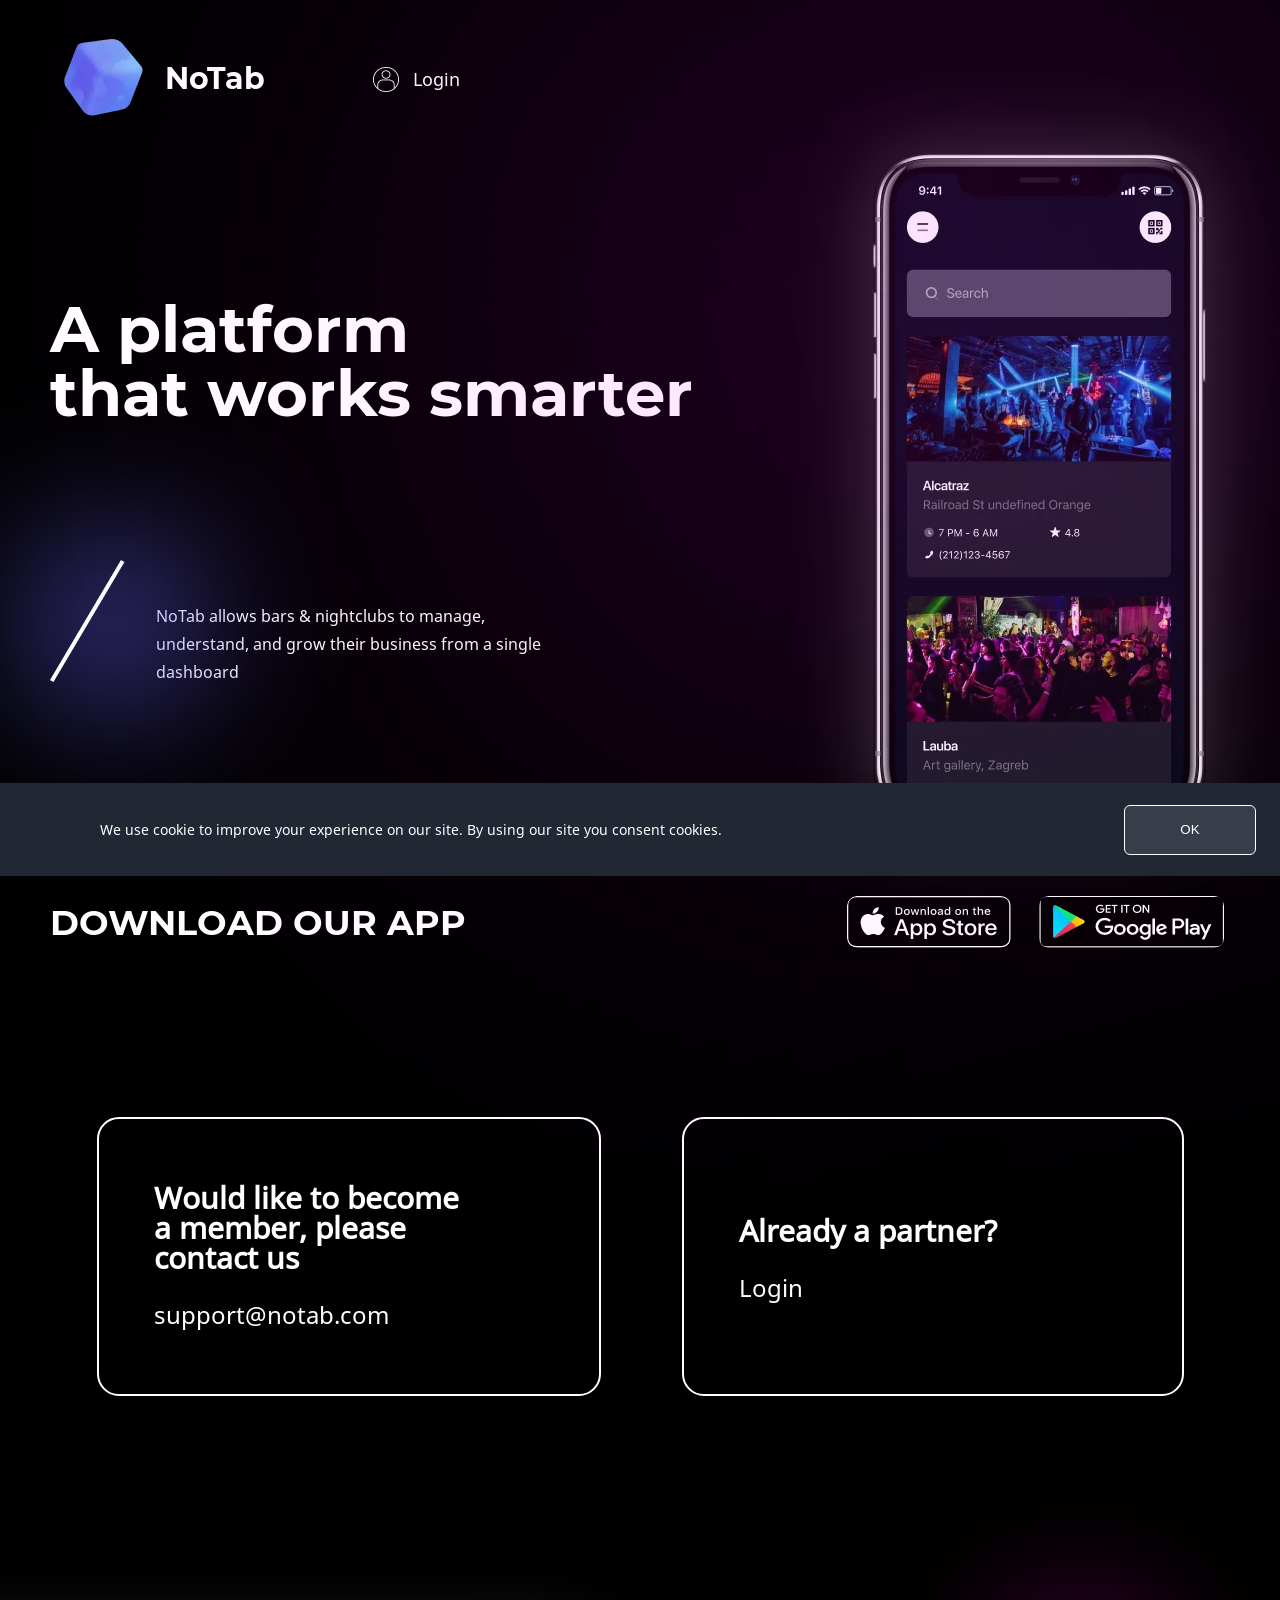
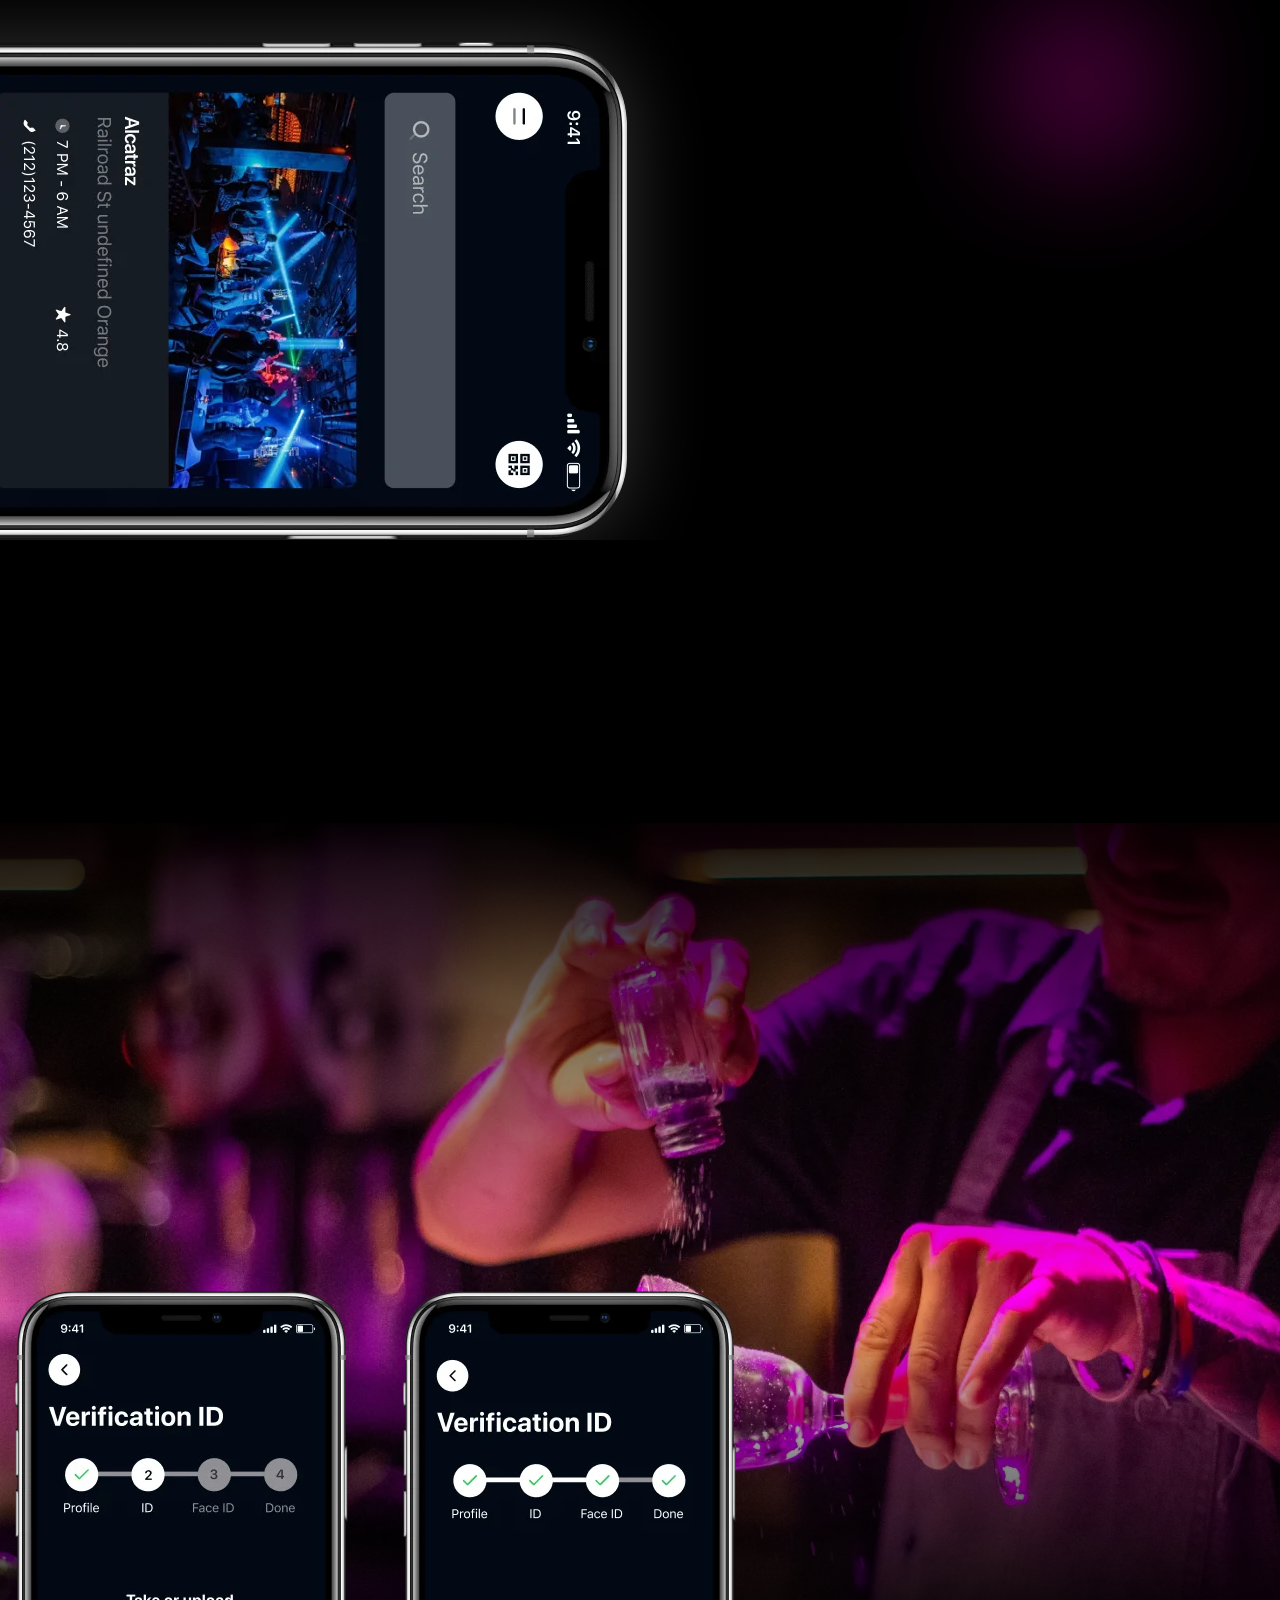
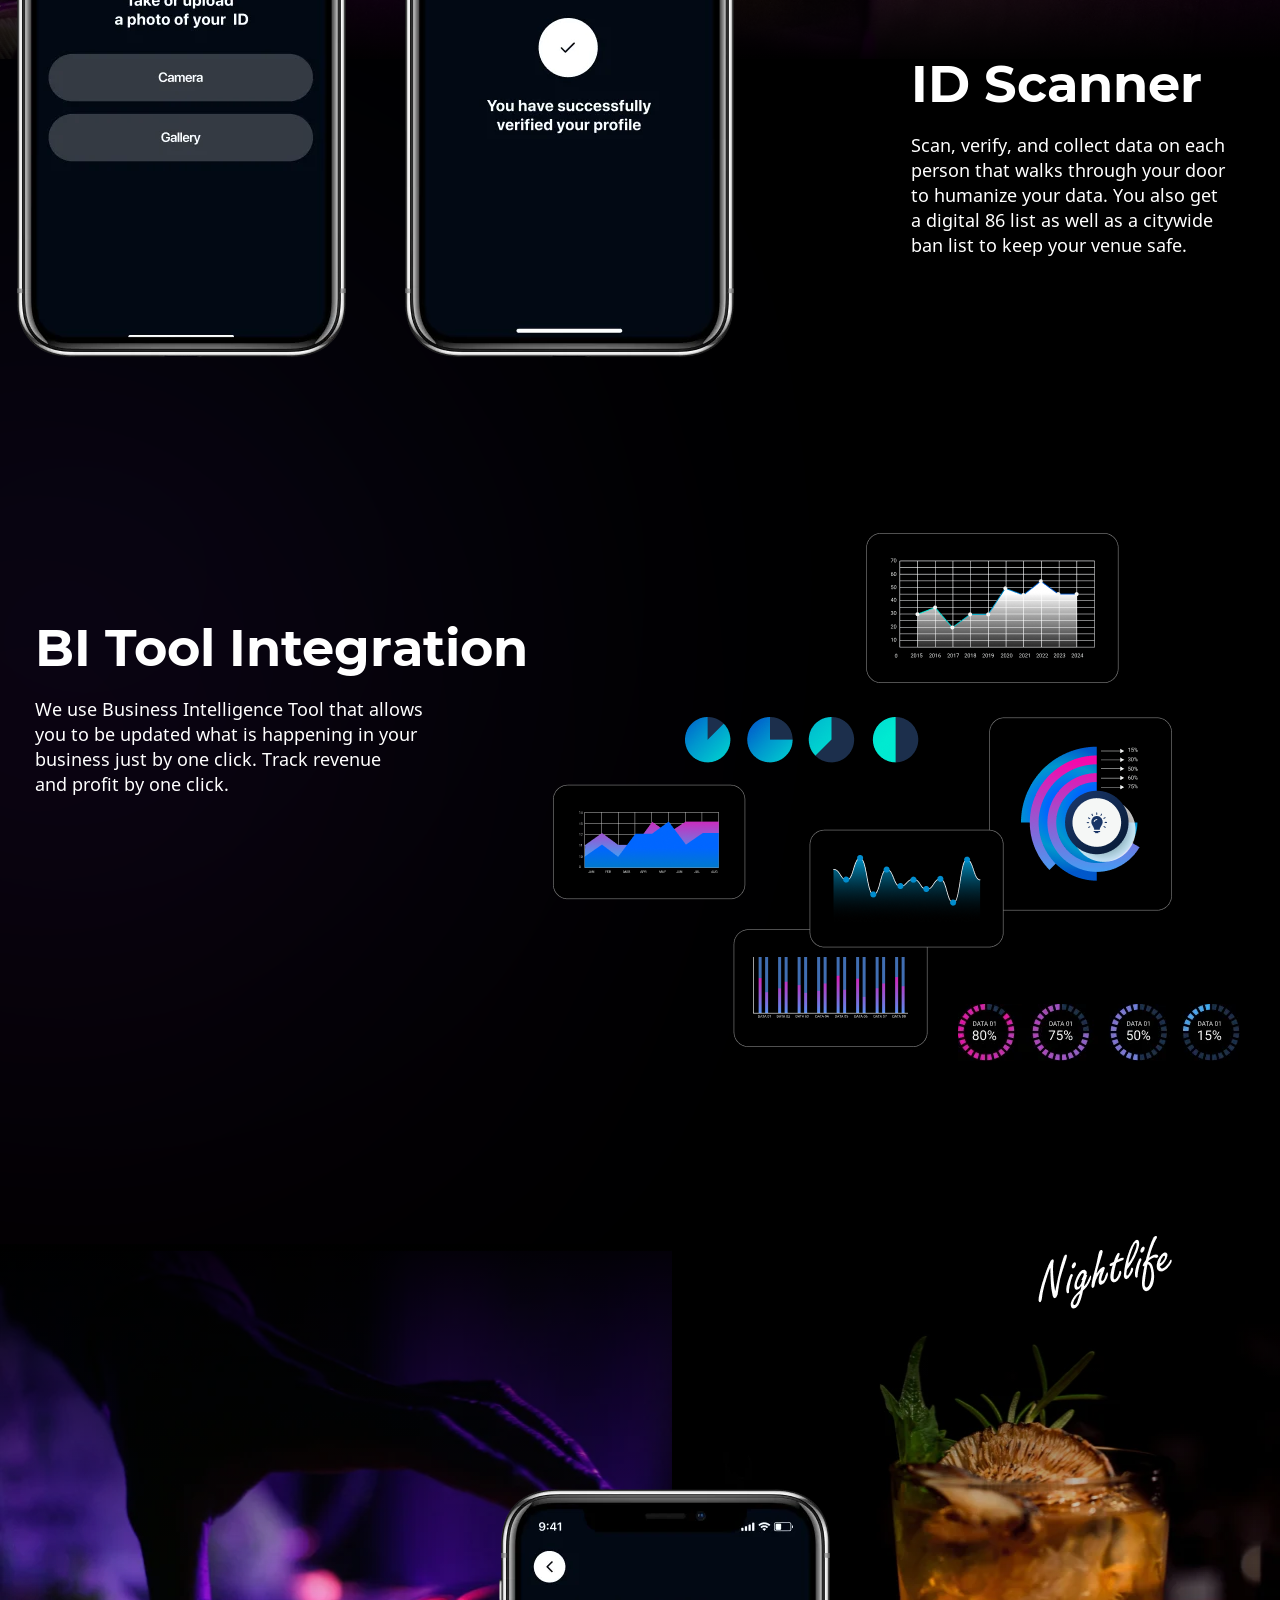
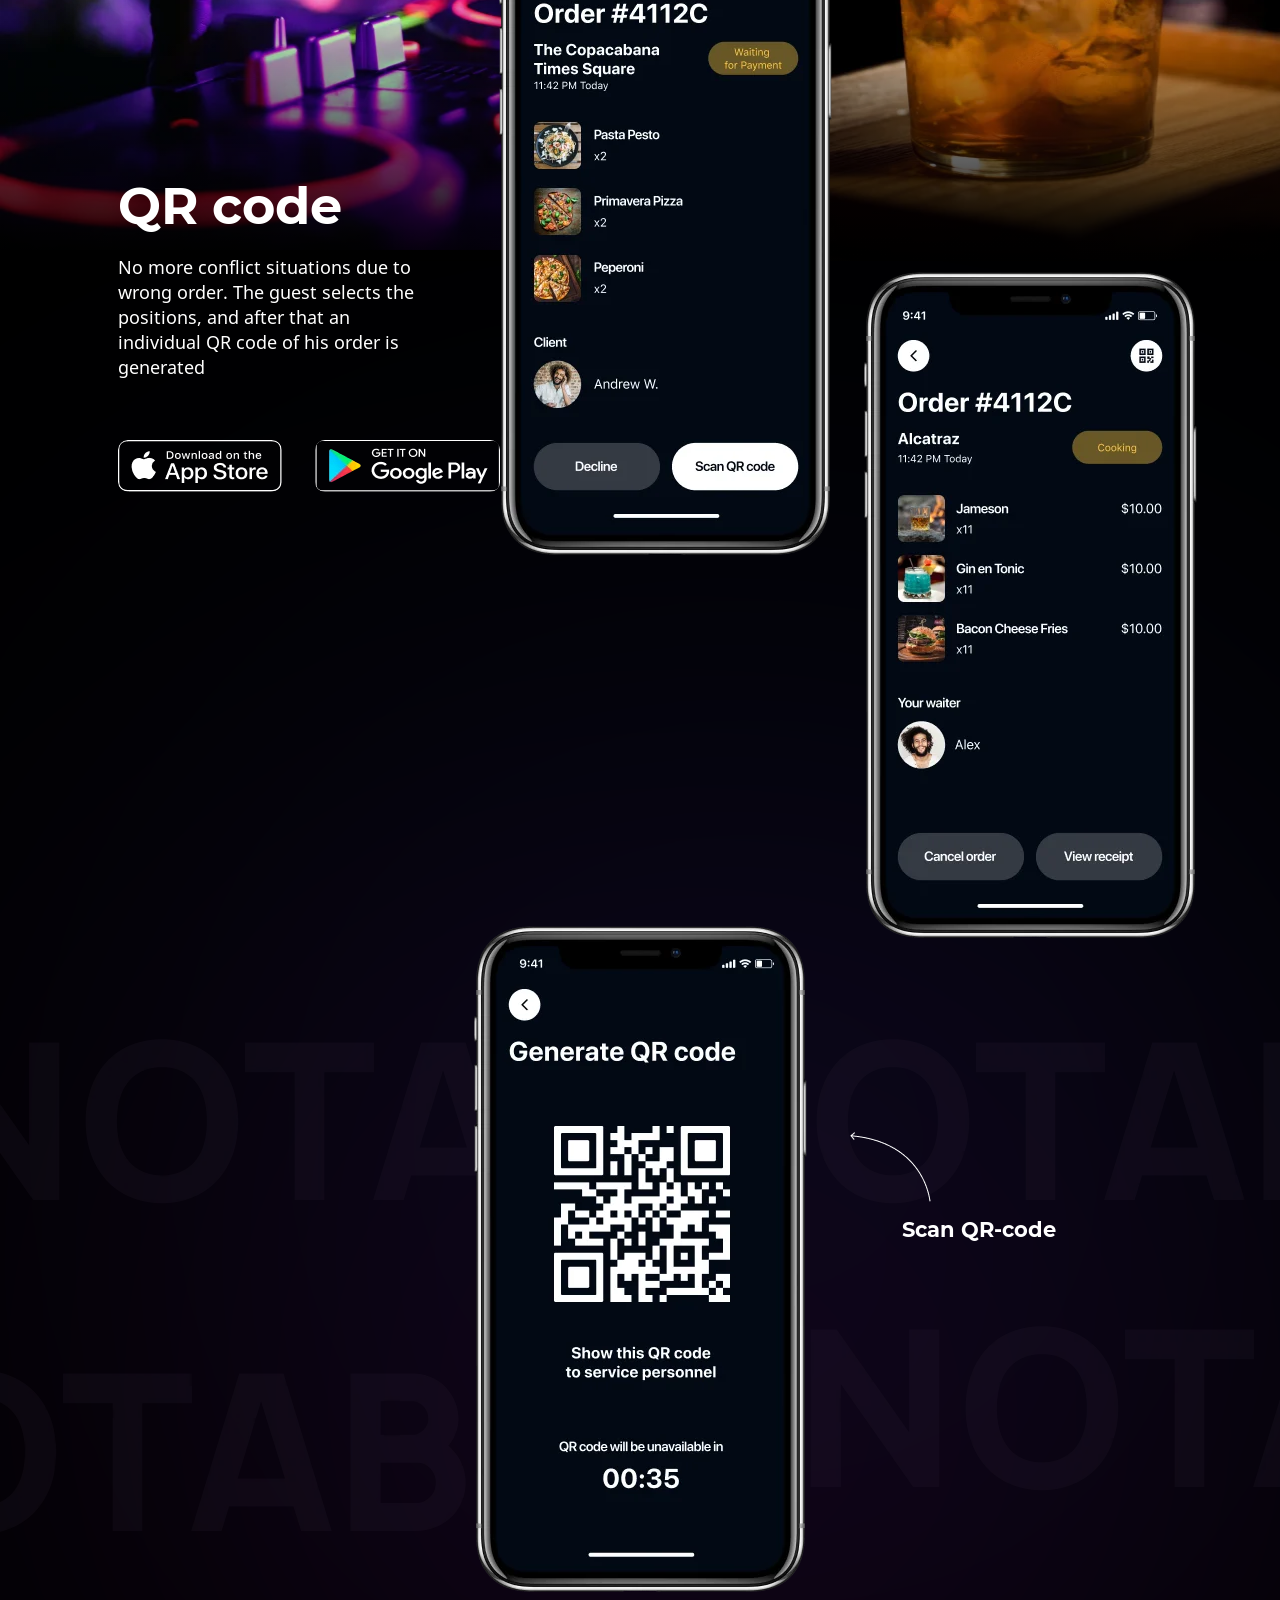
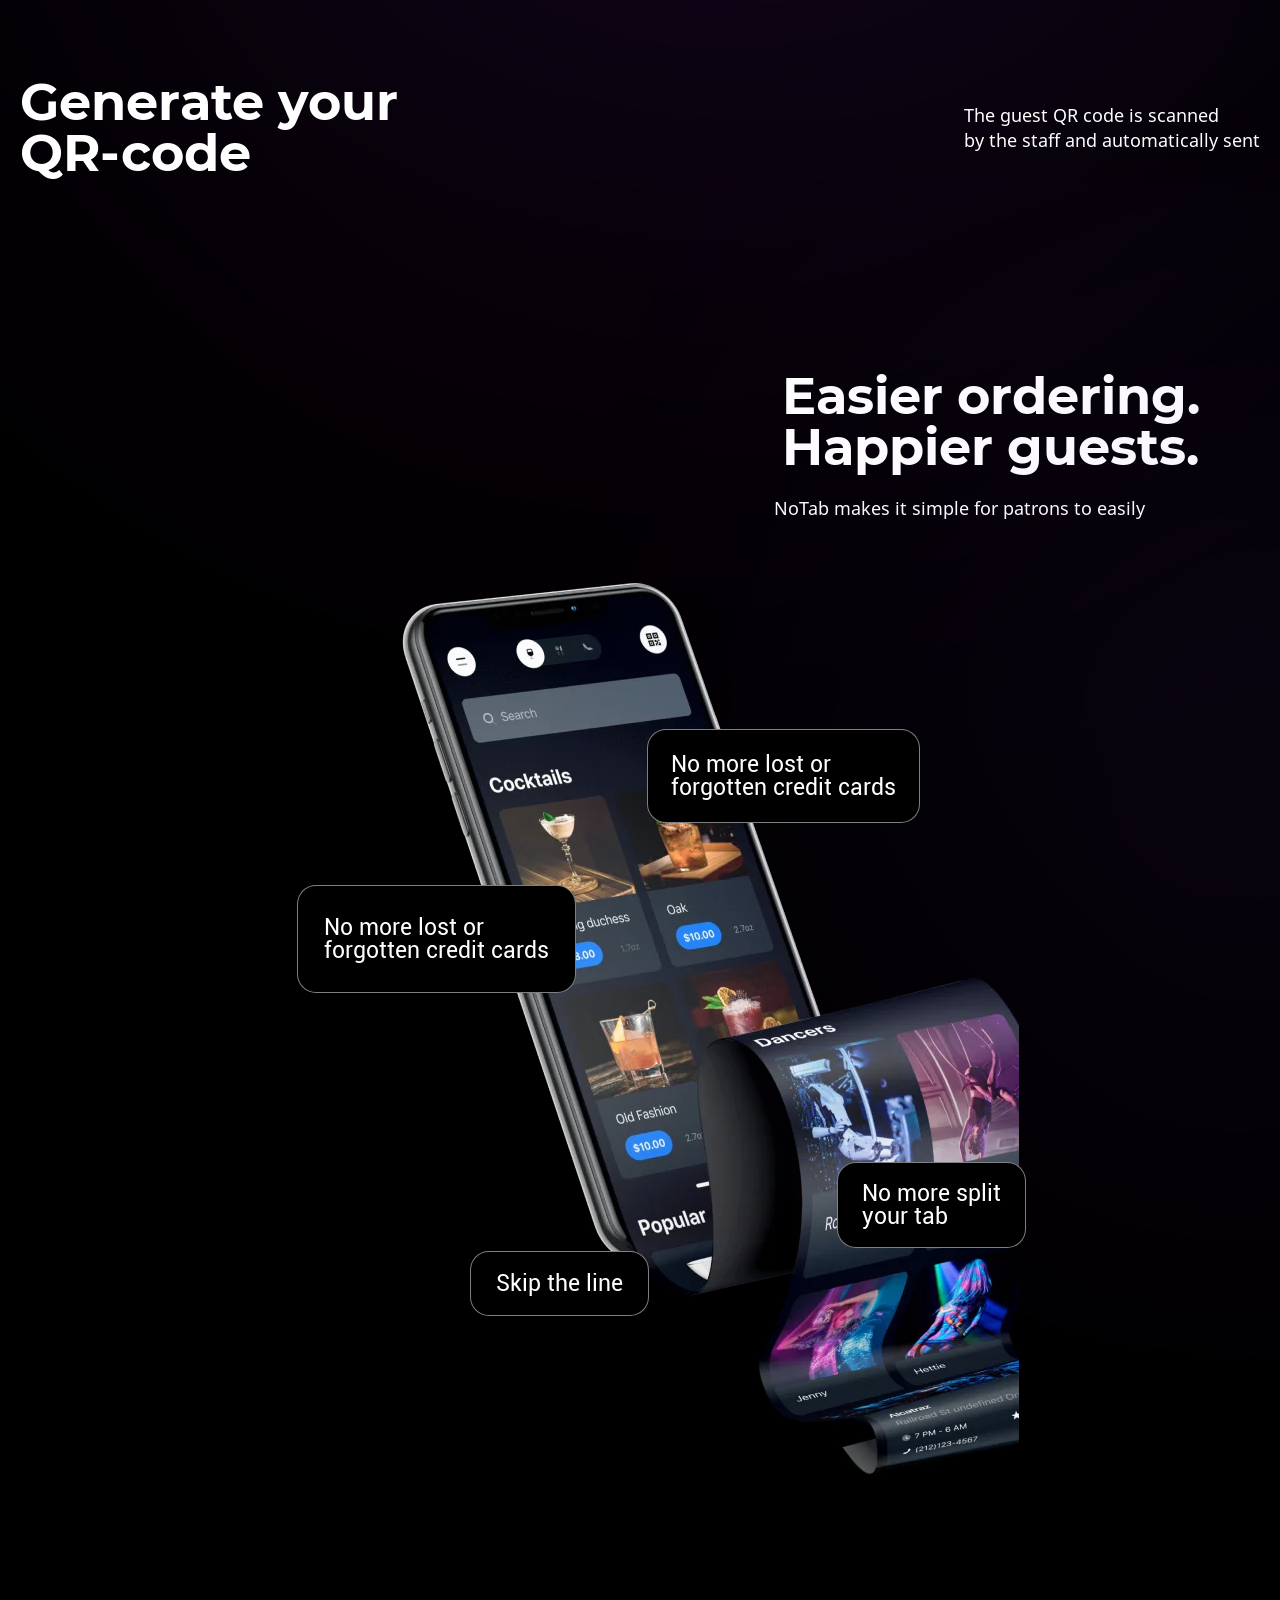
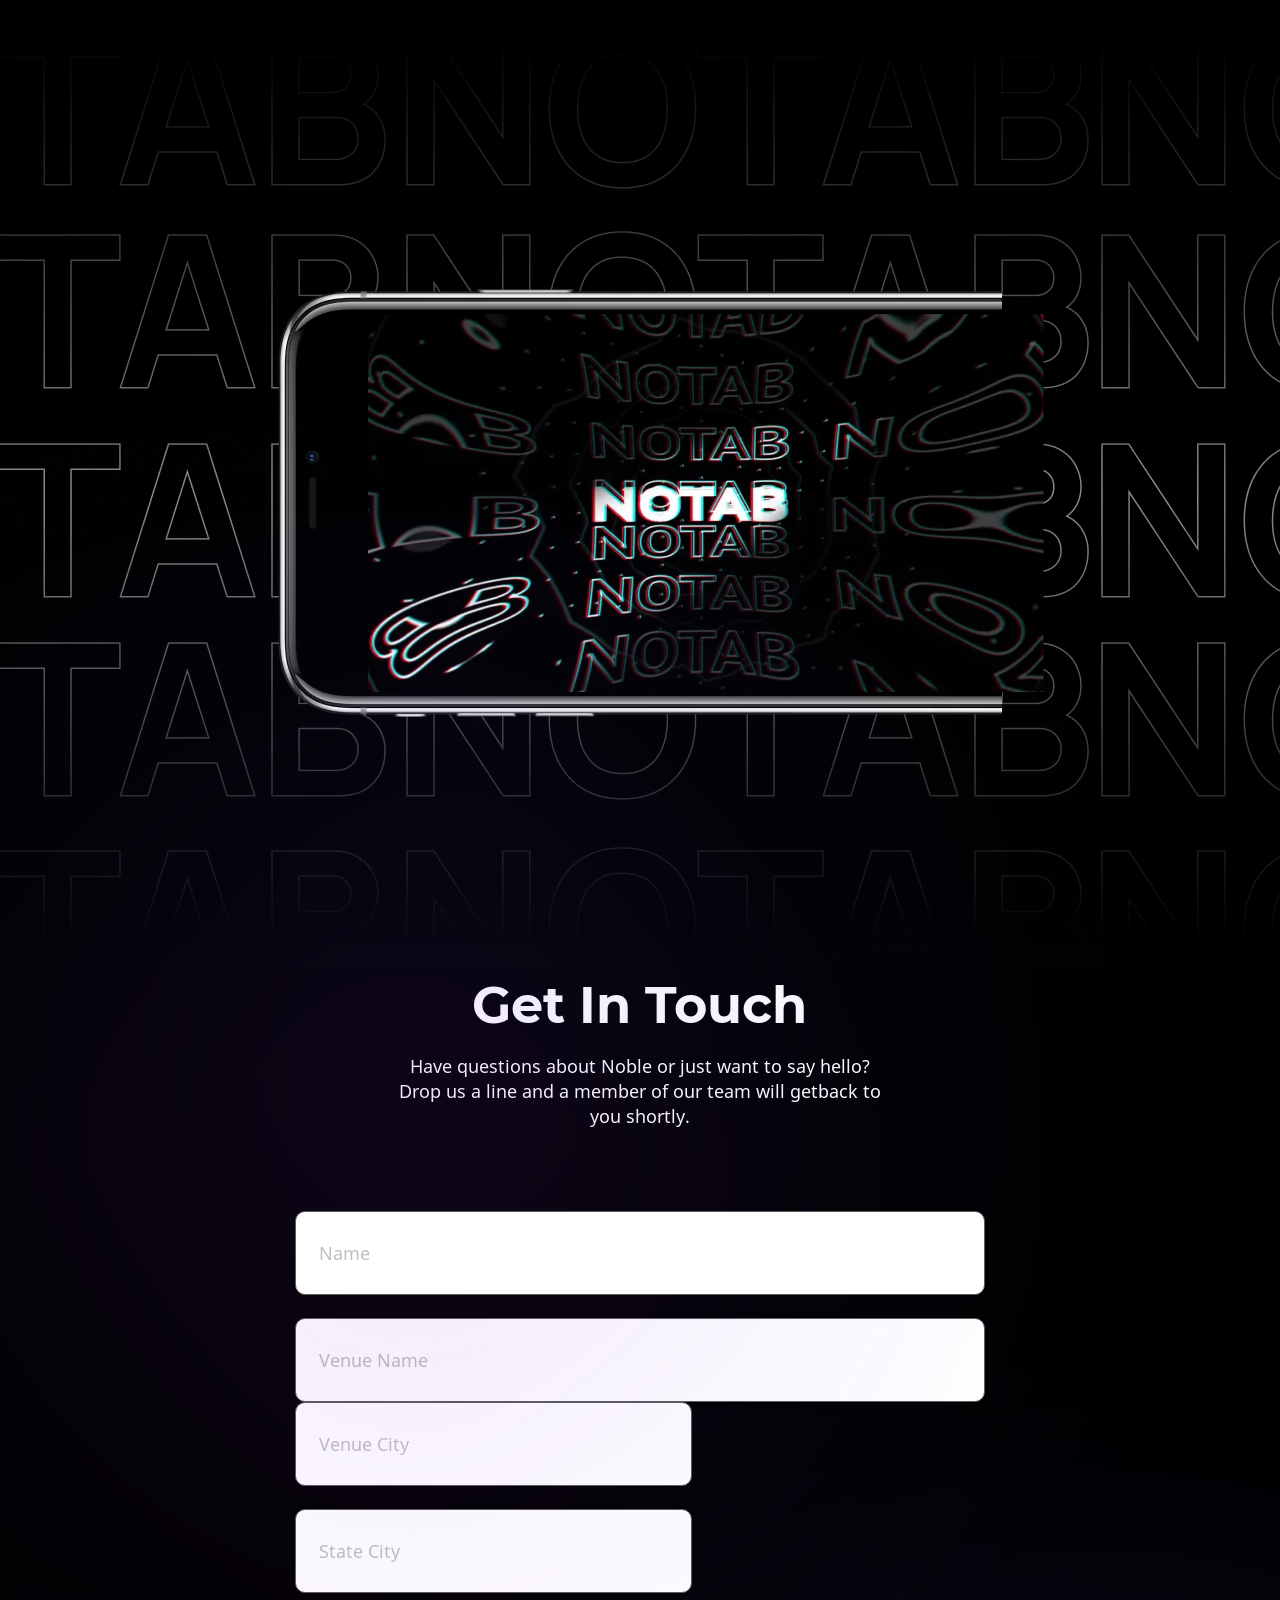
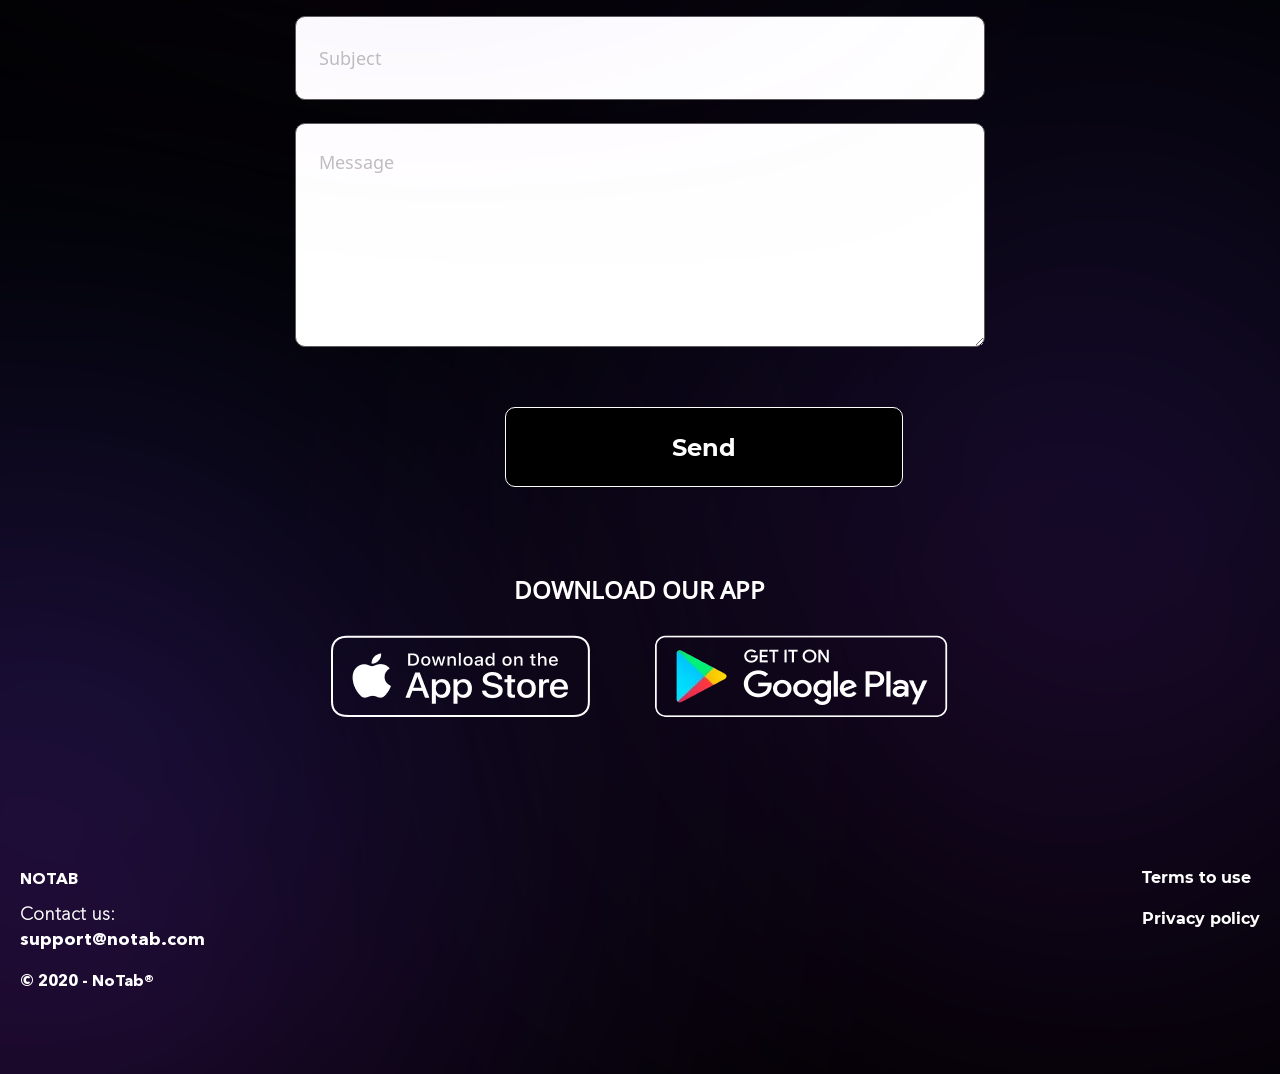
<file: index.html>
<!DOCTYPE html>
<html lang="en">
<head>
  <meta charset="UTF-8">
  <meta name="viewport" content="width=device-width,initial-scale=1">
  <meta name="HandheldFriendly" content="true">
  <link rel="stylesheet" href="style.css">
  <script defer src="script.js"></script>
  <title>Notab</title>
</head>
<body class="body">
  <header class="header">
    <div class="header__container container">
      <picture>
        <source media="(min-width: 376px)" srcset="img/header-cube.webp">
        <img alt="Logo" src="img/header-cube-reduce.webp" class="header__logo">
      </picture>
      <div class="header__text">
        <h1 class="header__text-title">NoTab</h1>
        <i class="header__text-icon"></i>
        <a href="#" class="header__text-login">Login</a>
      </div>
    </div>
  </header>
  <main>
    <section class="startscreen">
      <div class="startscreen__container container">
        <div class="startscreen__text">
          <h2 class="startscreen__text-heading">A platform <br> that works smarter</h2>
          <div class="startscreen__picture">
            <div class="startscreen__picture-bg--gradient startscreen__picture-bg"></div>
            <img src="img/main-descr-line.webp" alt="" class="startscreen__picture-main">
          </div>
          <p class="startscreen__text-description">
            NoTab allows bars & nightclubs to manage, understand, and grow their business from a single dashboard
          </p>
        </div>
        <div class="startscreen__main-image">
          <div class="main-image__bg main-image__bg--gradient"></div>
          <div class="main-image__phone"></div>
        </div>
        <div class="startscreen__app">
          <h3 class="startscreen__app-title">DOWNLOAD OUR APP</h3>
          <button class="overall__app-button overall__app-button--appStore"></button>
          <button class="overall__app-button overall__app-button--googlePlay"></button>
        </div>
      </div>
    </section>
    <section class="members">
      <div class="container members__container">
        <div class="members__block members__block-mail">
          <h3 class="members__block-title">Would like to become <br> a member, please <br> contact us</h3>
          <a href="mailto" class="members__block-link">support@notab.com</a>
        </div>
        <div class="members__block members__block-login">
          <h3 class="members__block-title">Already a partner?</h3>
          <a href="#" class="members__block-link">Login</a>
        </div>
      </div>
    </section>
    <section class="mission">
      <div class="container mission__container">
        <div class="mission__image"></div>
        <div class="mission__gradient"></div>
        <div class="mission__text">
          <h2 class="mission__text-title title-overall">Our mission and vision</h2>
          <p class="mission__text-description description-overall">
            While technology is our sweet spot, we’ve developed our vision alongside
            our customers to ensure your everyday problems are solved through simplistic tools.
            And as your business grows, we’ll grow right alongside with you.
          </p>
        </div>
      </div>
    </section>
    <section class="scanner">
      <div class="scanner__image">
        <div class="scanner__image-blackout blackout-overall"></div>
      </div>
      <div class="container scanner__container">
        <div class="scanner__main-images scanner-phones">
          <picture>
            <source media="(min-width: 376px)" srcset="img/main-scanner-image-1.webp">
            <img src="img/main-scanner-image-1-reduce.webp" alt="" class="scanner-phones__1">
          </picture>
          <picture>
            <source media="(min-width: 376px)" srcset="img/main-scanner-image-2.webp">
            <img src="img/main-scanner-image-2-reduce.webp" alt="" class="scanner-phones__2">
          </picture>
        </div>
        <div class="scanner__text">
          <h2 class="scanner__text-title title-overall">ID Scanner</h2>
          <p class="scanner__text-description description-overall">
            Scan, verify, and collect data on each person that walks through your door
            to humanize your data. You also get
            a digital 86 list as well as a citywide ban list to keep your venue safe.
          </p>
        </div>
      </div>
    </section>
    <section class="business-intelligence">
      <div class="business-intelligence__container container">
        <div class="business-intelligence__gradient gradient-overall"></div>
        <div class="business-intelligence__text BI-text">
          <h2 class="BI-text__title title-overall">BI Tool Integration</h2>
          <p class="BI-text__description description-overall">
            We use Business Intelligence Tool that allows <br> you to be updated
            what is happening in your <br> business just by one click. Track revenue <br>
            and profit by one click.
          </p>
        </div>
        <div class="business-intelligence__images BI-images">
          <div class="BI-images__block1"></div>
          <div class="BI-images__block2">
            <div class="BI-images__block2-diagrams1"></div>
            <div class="BI-images__block2-diagrams2"></div>
            <div class="BI-images__block2-diagrams3"></div>
            <div class="BI-images__block2-diagrams4 BI-images__block2-diagrams4--absolute"></div>
          </div>
          <div class="BI-images__block3">
            <div class="BI-images__block3-diagrams1"></div>
            <div class="BI-images__block3-diagrams2"></div>
          </div>
        </div>
      </div>
    </section>
    <section class="QR-code">
      <div class="QR-code__blackout blackout-overall"></div>
        <div class="QR-code__block1">
          <div class="container QR-code__container">
            <h2 class="QR-code__block-title title-overall">QR code</h2>
            <p class="QR-code__block-description description-overall">
              No more conflict situations due to wrong order.
              The guest selects the positions, and after that an individual QR code of his order is generated
            </p>
            <div class="QR-code__apps">
              <button class="overall__app-button overall__app-button--appStore"></button>
              <button class="overall__app-button overall__app-button--googlePlay"></button>
            </div>
          </div>
        </div>
        <div class="QR-code__block2"></div>
        <div class="QR-code__image1"></div>
        <div class="QR-code__image2"></div>
        <div class="QR-code__inscription QR-code__inscription--absolute"></div>
    </section>
    <section class="generate-QR">
      <div class="generate-QR__gradient gradient-overall"></div>
      <picture class="generate-QR__image">
        <source media="(min-width: 376px)" srcset="img/generate-QR-phone.webp">
        <img src="img/generate-QR-phone-reduce.webp" alt="">
      </picture>
      <div class="generate-QR__text">
        <div class="container generate-QR__container">
          <h2 class="generate-QR__title title-overall">Generate your QR-code</h2>
          <p class="generate-QR__descr description-overall">
            The guest QR code is scanned <br>
            by the staff and automatically sent
          </p>
        </div>
      </div>
      <div class="generate-QR__background">
        <div class="generate-QR__background-arrow"></div>
        <div class="generate-QR__background-inscription generate-QR__background-inscription1"></div>
        <div class="generate-QR__background-inscription generate-QR__background-inscription2"></div>
        <div class="generate-QR__background-inscription generate-QR__background-inscription3"></div>
        <div class="generate-QR__background-inscription generate-QR__background-inscription4"></div>
        <div class="generate-QR__background-inscription5">Scan QR-code</div>
      </div>
    </section>
    <section class="ordering">
      <div class="container ordering__container">
        <h2 class="ordering__title title-overall">Easier ordering. <br>Happier guests.</h2>
        <p class="ordering__description description-overall">
          NoTab makes it simple for patrons to easily
        </p>
      </div>
      <div class="ordering__images">
        <div class="ordering__images-gradient gradient-overall--foot gradient-overall"></div>
        <div class="ordering__images-text ordering__images-text1">No more lost or <br> forgotten credit cards</div>
        <div class="ordering__images-text ordering__images-text2">No more lost or <br> forgotten credit cards</div>
        <div class="ordering__images-text ordering__images-text3">Skip the line</div>
        <div class="ordering__images-text ordering__images-text4">No more split <br> your tab</div>
      </div>
    </section>
    <article class="Notab-image">
      <div class="container Notab-image__container">
        <div class="Notab-image__frame">
          <img src="img/picture-phone-inside.webp" alt="" class="Notab-image__inside">
        </div>
      </div>
    </article>
    <section class="feedback">
      <div class="container feedback__container">
        <div class="gradient-overall gradient-overall--foot feedback__gradient1"></div>
        <div class="gradient-overall gradient-overall--foot feedback__gradient2"></div>
        <h2 class="feedback__title title-overall">Get In Touch</h2>
        <p class="feedback__description description-overall">
          Have questions about Noble or just want to say hello?
          Drop us a line and a member of our team will getback to you shortly.
        </p>
        <form class="feedback__form form">
          <input placeholder="Name" type="text" class="form__input">
          <input placeholder="Venue Name" type="text" class="form__input">
          <div class="form__address">
            <input placeholder="Venue City" type="text" class="form__input">
            <input placeholder="State City" type="text" class="form__input">
          </div>
          <input placeholder="Subject" type="text" class="form__input">
          <textarea placeholder="Message" class="form__input"></textarea>
          <button class="form__button">Send</button>
        </form>
        <h3 class="feedback__title-foot">DOWNLOAD OUR APP</h3>
        <div class="feedback__app">
          <button class="overall__app-button feedback__app-appStore overall__app-button--appStore"></button>
          <button class="feedback__app-googlePlay overall__app-button overall__app-button--googlePlay"></button>
        </div>
      </div>
    </section>
  </main>
  <footer class="footer">
    <div class="container footer__container">
      <div class="gradient-overall gradient-overall--foot footer__gradient"></div>
      <div class="footer__info">
        <h4>NOTAB</h4>
        <p class="footer__info-contact">Contact us:
          <a href="#" class="footer__info-mail">support@notab.com</a>
        </p>
        <p class="footer__info-copyright">© 2020 - NoTab®</p>
      </div>
      <div class="footer__provisions">
        <a href="#">Terms to use</a>
        <a href="#">Privacy policy</a>
      </div>
    </div>
  </footer>
</body>
</html>
</file>
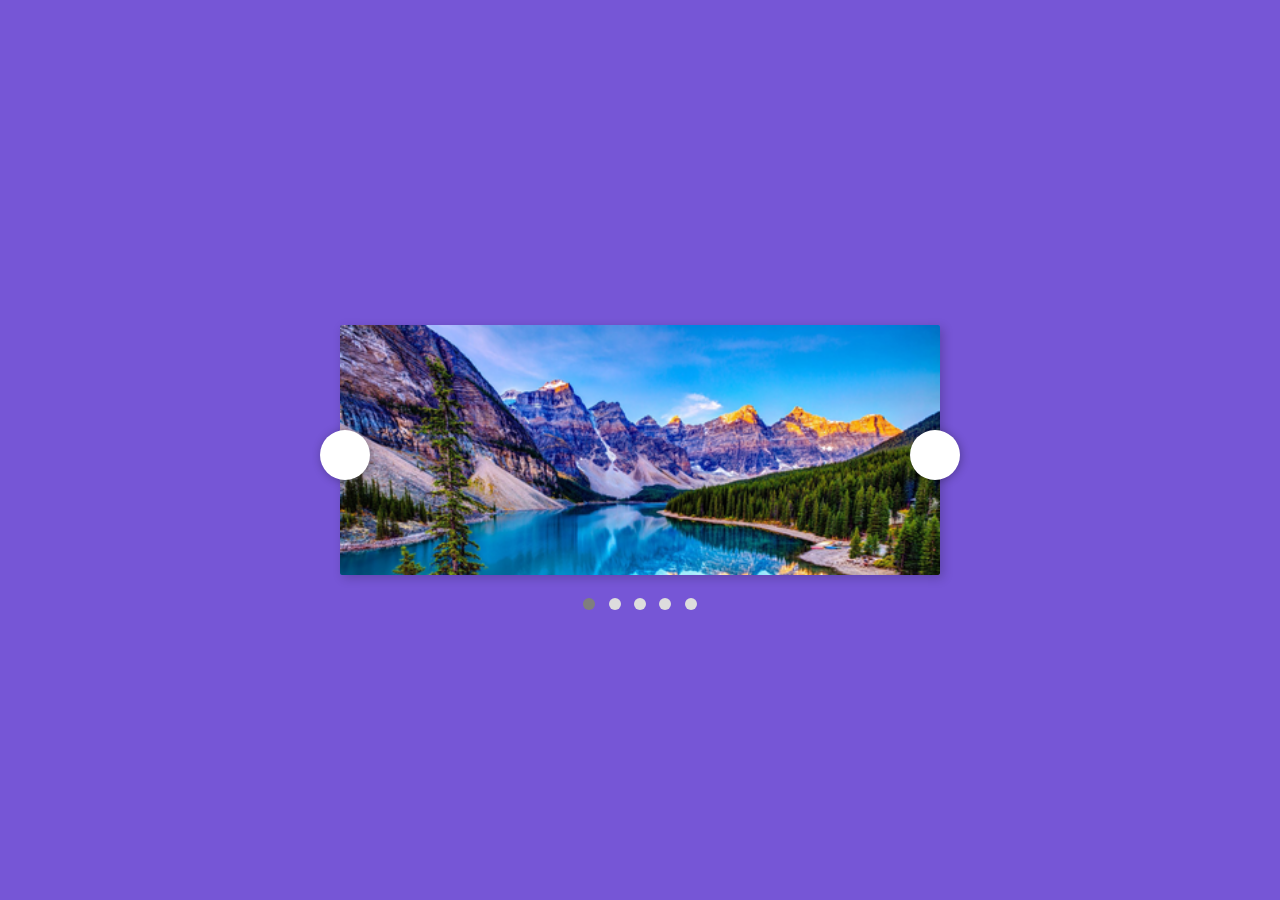
<file: slider/slider.html>
<!DOCTYPE html>
<html lang="en" dir="ltr">
  <head>
    <meta charset="utf-8">
    <title></title>
    <link rel="stylesheet" href="style.css">
    <script src="script.js" defer></script>
  </head>
  <body>
    <div id="slider" class="slider">
      <div class="wrapper">
        <div id="slides" class="slides">
          <span style="background-image: url(img/image-1.png);" class="slide"></span>
          <span style="background-image: url(img/image-2.png);" class="slide"></span>
          <span style="background-image: url(img/image-3.png);" class="slide"></span>
          <span style="background-image: url(img/image-4.png);" class="slide"></span>
          <span style="background-image: url(img/image-5.png);" class="slide"></span>
        </div>
      </div>
      <div class="slider-dots">
          <span class="slider-dots_item slider-dots_item1"></span>
          <span class="slider-dots_item slider-dots_item2"></span>
          <span class="slider-dots_item slider-dots_item3"></span>
          <span class="slider-dots_item slider-dots_item4"></span>
          <span class="slider-dots_item slider-dots_item5"></span>
      </div>
      <div class="slider-buttons">
        <a id="prev" class="control prev"></a>
        <a id="next" class="control next"></a>
    </div>
    </div>
  </body>
</html>
</file>
<file: style.css>
html, body, div, span, applet, object, iframe, h1, h2, h3, h4, h5, h6, p, blockquote, pre, a, abbr, acronym, address, big, cite, code, del, dfn, em, img, ins, kbd, q, s, samp, small, strike, strong, sub, sup, tt, var, b, u, i, center, dl, dt, dd, ol, ul, li, fieldset, form, label, legend, table, caption, tbody, tfoot, thead, tr, th, td, article, aside, canvas, details, embed, figure, figcaption, footer, header, hgroup, menu, nav, output, ruby, section, summary, time, mark, audio, video {
  margin: 0;
  padding: 0;
  border: 0;
  font-size: 100%;
  font: inherit;
  vertical-align: baseline;
  outline: none;
}
html { height: 101%; } /* always display scrollbars */
body { font-size: 62.5%; line-height: 1; font-family: Arial, Tahoma, Verdana, sans-serif;}

article, aside, details, figcaption, figure, footer, header, hgroup, menu, nav, section { display: block; }
ol, ul { list-style: none; }

blockquote, q { quotes: none; }
blockquote:before, blockquote:after, q:before, q:after { content: ''; content: none; }
strong { font-weight: bold; }

input, textarea { outline: none; }

table { border-collapse: collapse; border-spacing: 0; }
img { border: 0; max-width: 100%; }

a { text-decoration: none; }

* {
  color: #FFFFFF;
}

button {
  border: none;
}

@font-face {
  font-family: 'Montserrat';
  font-style: normal;
  font-weight: 700;
  src: url('fonts/Montserrat-Bold.woff') format('woff');
}

@font-face {
  font-family: 'Noto Sans';
  font-style: normal;
  font-weight: 400;
  src: url('fonts/NotoSans.woff') format('woff');
}

@font-face {
  font-family: 'Roboto Regular';
  font-style: normal;
  font-weight: 400;
  src: url('fonts/roboto-regular.woff2') format('woff2');
}

@font-face {
  font-family: 'Avenir';
  font-style: normal;
  font-weight: 500;
  src: url('fonts/AvenirNextCyr-Thin.woff') format('woff');
}

@font-face {
  font-family: 'Avenir Bold';
  font-style: normal;
  font-weight: 500;
  src: url('fonts/AvenirNextCyr-Bold.woff') format('woff');
}

.body {
  background-color: #000000;
  font-family: 'Montserrat', sans-serif;
  font-size: 16px;
}

.cookie {
  width: 100%;
  background: #212834;
  color: #FFF;
  position: fixed;
  top: 100%;
  font-family: 'Noto Sans', sans-serif;
  font-size: 14px;
  display: flex;
  justify-content: space-between;
  height: 93px;
  align-items: center;
  z-index: 10;
}

.cookie__description {
  margin-left: 100px;
}

.cookie__submit {
  margin-right: 24px;
  width: 132px;
  height: 50px;
  background: rgba(255, 255, 255, 0.1);
  border: 0.5px solid #FFFFFF;
  border-radius: 6px;
  cursor: pointer;
}

.cookie__submit:hover {
  background-color: transparent;
}

.input--invalid {
  border: 2px solid #FF0000;
}

.header__logo {
  width: 107px;
  height: 109px;
  padding-top: 23px;
}

.header__container {
  max-width: 1140px;
  margin: 0 auto;
  display: flex;
  align-items: center;
}

.header__text {
  display: flex;
  margin-top: 23px;
  align-items: center;
}

.header__text-title {
  color: #FFFFFF;
  font-size: 30px;
  padding-left: 8px;
  cursor: pointer;
}

.header__text-icon {
  background-image: url(img/header-login-icon.webp);
  background-repeat: no-repeat;
  width: 26px;
  height: 25px;
  margin-left: 108px;
  content: "";
  cursor: pointer;
}

.header__text-login {
  margin-left: 14px;
  color: #FFFFFF;
  font-size: 18px;
  font-family: 'Noto Sans', sans-serif;
  font-weight: 500;
}

.header__text-login:hover {
  border-bottom: 1px solid #FFFFFF;
}

.container {
  max-width: 1180px;
  display: flex;
  margin: 0 auto;
}

.QR-code__container {
  max-width: 436px;
  flex-direction: column;
  padding-top: 537px;
}

.startscreen__container {
  position: relative;
  flex-wrap: wrap;
}

.startscreen {
  margin-top: 18px;
}

.main-image__bg {
  right: -3%;
  top: -30%;
  position: absolute;
  width: 663px;
  height: 783px;
}

.main-image__bg--gradient {
  background: rgba(250, 0, 255, 0.2);
  filter: blur(250px);
  transform: rotate(-105.26deg);
}

.startscreen__text {
  margin-right: 180px;
  display: flex;
  max-width: 54.5%;
  flex-wrap: wrap;
}

.startscreen__text-heading {
  font-size: 64px;
  padding-top: 144px;
}

.mission__text-description {
  display: flex;
  align-items: flex-end;
}

.startscreen__picture-bg {
  position: absolute;
  width: 125px;
  height: 125px;
}

.startscreen__picture-bg--gradient {
  background: rgba(96, 92, 234);
  filter: blur(80px);
}

.startscreen__picture-main {
  padding-right: 31px;
  position: relative;
  width: 75px;
  height: 123px;
}

.startscreen__text-description {
  font-family: 'Noto Sans', sans-serif;
  line-height: 28px;
  max-width: 60%;
  padding-top: 42px;
}

.main-image__phone {
  background-image: url(img/iphone-image.webp);
  width: 333px;
  height: 668px;
  background-repeat: no-repeat;
  border-radius: 50px;
  box-shadow: 0 0 80px #333;
}

.startscreen__app {
  margin-top: 75px;
  display: flex;
  align-items: center;
}

.startscreen__app-title {
  font-size: 35px;
  margin-right: 381px;
}

.overall__app-button {
  cursor: pointer;
  height: 52px;
  background-color: transparent;
  border-radius: 10px;
  background-repeat: no-repeat;
  padding: 0;
}

.overall__app-button:hover {
  box-shadow: 0 0 50px #333;
}

.overall__app-button--appStore {
  background-image: url(img/dwnld-button-appstore.webp);
  margin-right: 28px;
  width: 164px;
}

.overall__app-button--googlePlay {
  background-image: url(img/dwnld-button-googleplay.webp);
  width: 185px;
}

.members__container {
  max-width: 1087px;
}

.members {
  margin-top: 169px;
}

.members__block {
  border: 2px solid #FFFFFF;
  border-radius: 22px;
  font-family: 'Noto Sans', sans-serif;
}

.members__block-mail {
  padding: 64px 140px 62px 55px;
}

.members__block-login {
  padding: 97px 185px 94px 55px;
}

.members__block:first-child {
  margin-right: 81px;
}

.members__block-title {
  margin-bottom: 30px;
  font-size: 30px;
  font-weight: 700;
}

.members__block-link {
  font-size: 24px;
}

.members__block-link:hover {
  text-decoration-line: underline;
}

.mission {
  padding-top: 246px;
  min-height: 498px;
  margin-bottom: 283px;
  overflow: hidden;
}

.title-overall {
  font-size: 51px;
}

.description-overall {
  font-family: 'Noto Sans', sans-serif;
  font-size: 18px;
  margin-top: 23px;
  line-height: 25px;
}

.mission__container {
  position: relative;
  justify-content: flex-end;
}

.mission__image {
  width: 0;
  height: 0;
  position: absolute;
  background-image: url(img/main-vision-image.webp);
  left: -104%;
  box-shadow: 0 0 80px #333;
  border-radius: 80px;
  background-repeat: no-repeat;
}

.mission__text {
  width: 31%;
  position: absolute;
  right: 0;
}

.mission__gradient {
  position: absolute;
  width: 85px;
  height: 85px;
  right: 9%;
  background: #F101BF;
  filter: blur(70px);
}

.scanner__image {
  background-image: url(img/main-scanner-bg.webp);
  background-repeat: no-repeat;
  background-size: cover;
  height: 836px;
  position: relative;
}

.blackout-overall {
  background: linear-gradient(179deg, #000000 -3%, rgba(0, 0, 0, 0) 56%, #000000 100%);
  position: absolute;
  left: 0;
  top: 0;
  bottom: 0;
  right: 0;
}

.scanner__container {
  position: relative;
  justify-content: flex-end;
}

.scanner__main-images {
  position: absolute;
  top: -185%;
  left: -3%;
}

.scanner-phones__1 {
  margin-right: 50px;
}

.scanner__text {
  width: 27%;
}

.business-intelligence {
  margin-top: 275px;
}

.business-intelligence__container {
  max-width: 1210px;
  position: relative;
}

.business-intelligence__text {
  margin-top: 90px;
  position: relative;
}

.business-intelligence__images {
  display: flex;
  flex-direction: column;
  margin-left: 25px;
}

.BI-images__block1 {
  background-image: url(img/BI-graph-1.webp);
  width: 253px;
  height: 151px;
  background-repeat: no-repeat;
  margin-left: 313px;
}

.BI-images__block2 {
  max-width: 90%;
  margin-top: 33px;
  max-height: 27.3%;
  display: flex;
  flex-wrap: wrap;
  flex-direction: column;
  position: relative;
}

.BI-images__block2-diagrams1 {
  background-image: url(img/BI-blue-indicators.webp);
  background-repeat: no-repeat;
  width: 234px;
  height: 46px;
  margin-left: 132px;
}

.BI-images__block2-diagrams3 {
  background-image: url(img/BI-indicator-1.webp);
  background-repeat: no-repeat;
  width: 183px;
  height: 194px;
  margin-left: 70px;
}

.BI-images__block2-diagrams2 {
  background-image: url(img/BI-graph-2.webp);
  background-repeat: no-repeat;
  width: 193px;
  height: 116px;
  margin-top: 21px;
}

.BI-images__block2-diagrams4 {
  background-image: url(img/BI-graph-3.webp);
  background-repeat: no-repeat;
  width: 195px;
  height: 119px;
}

.BI-images__block2-diagrams4--absolute {
  position: absolute;
  bottom: -19%;
  right: 27%;
}

.BI-images__block3 {
  margin-top: 18px;
  display: flex;
}

.BI-images__block3-diagrams1 {
  background-image: url(img/BI-graph-4.webp);
  background-repeat: no-repeat;
  width: 195px;
  height: 118px;
  margin-left: 180px;
}

.BI-images__block3-diagrams2 {
  background-image: url(img/BI-indicators-2.webp);
  background-repeat: no-repeat;
  width: 282px;
  height: 57px;
  margin-left: 30px;
  margin-top: 75px;
}

.business-intelligence__gradient {
  left: -190px;
  top: -100px;
  width: 427px;
  height: 439px;
  opacity: 0.3;
  filter: blur(250px);
  transform: rotate(5.78deg);
  z-index: -1;
}

.gradient-overall {
  background: linear-gradient(12.08deg, #F101BF 2.82%, #0066FF 97.06%);
  position: absolute;
}

.QR-code {
  display: flex;
  position: relative;
}

.QR__container {
  max-width: 1080px;
}

.QR-code__block1 {
  background-image: url(img/QR-image-1.webp);
  background-repeat: no-repeat;
  width: 811px;
  height: 606px;
  background-size: cover;
}

.QR-code__block2 {
  background-image: url(img/QR-image-2.webp);
  background-repeat: no-repeat;
  width: 733px;
  height: 617px;
  background-size: cover;
}

.QR-code__block-description {
  z-index: 10;
  margin-bottom: 60px;
  max-width: 72.25%;
}

.QR-code__block-title {
  z-index: 10;
}

.QR-code__image1 {
  background-image: url(img/QR-phone-1.webp);
  background-repeat: no-repeat;
  width: 333px;
  height: 668px;
  position: absolute;
  right: 35%;
  bottom: -48%;
}

.QR-code__image2 {
  background-image: url(img/QR-phone-2.webp);
  background-repeat: no-repeat;
  width: 333px;
  height: 668px;
  position: absolute;
  right: 6.5%;
  bottom: -110%;
}

.QR-code__inscription {
  background-image: url(img/QR-nightlife.webp);
  width: 148px;
  height: 84px;
}

.QR-code__inscription--absolute {
  position: absolute;
  right: 8%;
  top: -2%;
}

.generate-QR {
  position: relative;
  margin-top: 665px;
  text-align: center;
}

.generate-QR__gradient {
  top: -15%;
  width: 1023px;
  height: 953px;
  opacity: 0.2;
  filter: blur(311px);
  border-radius: 476px;
  transform: rotate(-0.55deg);
  left: 17%;
  z-index: -10;
}

.generate-QR__background-inscription {
  position: absolute;
  color: rgba(55, 43, 67, 0.62);
  background-color: transparent;
  opacity: 0.5;
  z-index: -1;
  height: 165px;
}

.generate-QR__background {
  position: relative;
}

.generate-QR__background-inscription1 {
  left: 0;
  top: -740px;
  background-image: url(img/generate-QR-text-1.webp);
  background-repeat: no-repeat;
  width: 648px;
}

.generate-QR__background-inscription2 {
  top: -740px;
  right: 0;
  background-image: url(img/generate-QR-text-2.webp);
  background-repeat: no-repeat;
  width: 619px;
}

.generate-QR__background-inscription3 {
  top: -409px;
  left: 0;
  background-image: url(img/generate-QR-text-3.webp);
  background-repeat: no-repeat;
  width: 466px;
}

.generate-QR__background-inscription4 {
  top: -453px;
  right: 0;
  background-image: url(img/generate-QR-text-4.webp);
  background-repeat: no-repeat;
  width: 470px;
}

.generate-QR__text {
  padding-top: 80px;
}

.generate-QR__container {
  max-width: 1240px;
  justify-content: space-between;
  align-items: center;
}

.generate-QR__title {
  text-align: left;
  max-width: 30.73%;
}

.generate-QR__descr {
  margin-top: 0;
  text-align: left;
}

.generate-QR__background-arrow {
  position: absolute;
  top: -652px;
  right: 26.2%;
  background-image: url(img/generate-QR-arrow.webp);
  background-repeat: no-repeat;
  width: 105px;
  height: 75px;
}

.generate-QR__background-inscription5 {
  position: absolute;
  top: -560px;
  right: 17.5%;
  font-size: 21px;
}

.ordering {
  padding-top: 192px;
  overflow: hidden;
}

.ordering__container {
  flex-direction: column;
  max-width: 1120px;
  align-items: flex-end;
}

.ordering__description {
  padding-right: 55px;
}

.ordering__images {
  background-image: url(img/ordering-image.webp);
  max-width: 868px;
  height: 1039px;
  margin-left: 311px;
  margin-right: 261px;
  position: relative;
}

.ordering__images-text {
  border: 1px solid rgba(255, 255, 255, 0.5);
  border-radius: 19px;
  position: absolute;
  font-family: 'Roboto Regular', sans-serif;
  font-size: 23px;
  background-color: #000;
}

.ordering__images-text1 {
  padding: 30px 26px;
  top: 35%;
  left: -2%;
}

.ordering__images-text2 {
  padding: 23px;
  top: 20%;
  right: 14%;
}

.ordering__images-text3 {
  padding: 20px 25px;
  bottom: 23.5%;
  left: 22.5%;
}

.ordering__images-text4 {
  padding: 19px 24px;
  bottom: 30%;
  right: -1%;
}

.ordering__images-gradient {
  top: 10%;
  width: 250px;
  height: 250px;
  right: -50%;
  opacity: 0.6;
}

.Notab-image {
  background-image: url(img/picture-bg.webp);
  padding-bottom: 246px;
}

.Notab-image__container {
  max-width: 56.61%;
  padding-top: 329px;
}

.Notab-image__frame {
  background-image: url(img/picture-phone.webp);
  background-repeat: no-repeat;
}

.Notab-image__inside {
  padding: 25px 90px;
}

.feedback {
  margin-top: 13px;
}

.feedback__title {
  text-align: center;
}

.feedback__description {
  text-align: center;
  max-width: 71%;
}

.feedback__container {
  position: relative;
  align-items: center;
  flex-direction: column;
  max-width: 53.85%;
}

.gradient-overall--foot {
  filter: blur(250px);
  transform: rotate(5.78deg);
}

.feedback__gradient1 {
  width: 247px;
  height: 251px;
  left: 0;
}

.feedback__gradient2 {
  width: 337px;
  height: 342px;
  bottom: 1%;
  right: -40%;
  z-index: -1;
}

.form {
  margin-top: 82px;
  display: flex;
  flex-direction: column;
}

.form__input {
  font-family: 'Noto Sans', sans-serif;
  font-size: 18px;
  padding-top: 29px;
  padding-bottom: 29px;
  padding-left: 23px;
  background: #FFFFFF;
  border: 1px solid #5C5C5C;
  border-radius: 10px;
  color: #000;
}

textarea.form__input {
  padding-top: 26px;
  padding-bottom: 148px;
  padding-left: 23px;
}

.form__input:first-child {
  z-index: 10;
}

.form__input:not(:first-child) {
  margin-top: 23px;
}

.form__input::placeholder {
  color: #BFBFBF;
}

.form__input:focus::placeholder {
  color: transparent;
}

.form__address input {
  width: 397px;
  box-sizing: border-box;
}

.form__address input:first-child {
  margin-right: 19px;
}

.form__button {
  border: 1px solid #FFFFFF;
  box-sizing: border-box;
  border-radius: 10px;
  width: 398px;
  height: 80px;
  background: #000000;
  cursor: pointer;
  margin-top: 60px;
  margin-left: 210px;
  padding: 0;
  font-family: 'Montserrat', sans-serif;
  font-size: 24px;
  font-weight: 700;
}

.form__button:hover {
  background: #141414;
}

.footer {
  margin-top: 150px;
  padding-bottom: 86px;
}

.feedback__title-foot {
  font-family: 'Noto Sans', sans-serif;
  font-size: 24px;
  font-weight: 700;
  margin-bottom: 33px;
  margin-top: 91px;
}

.feedback__app-appStore {
  width: 259px;
  height: 82px;
  background-image: url(img/footer-appStore-button.webp);
  margin-right: 60px;
}

.feedback__app-googlePlay {
  width: 293px;
  height: 82px;
  background-image: url(img/footer-googlePlay-button.webp);
}

.footer__container {
  max-width: 1240px;
  justify-content: space-between;
  position: relative;
}

.footer__info {
  font-family: 'Avenir Bold', sans-serif;
  font-weight: 700;
}

.footer__info-contact {
  margin-top: 16px;
  line-height: 25px;
  font-size: 18px;
  font-family: 'Avenir', sans-serif;
  max-width: 171px;
}

.footer__info-mail {
  font-family: 'Avenir Bold', sans-serif;
}

.footer__info-mail:hover {
  color: #8b789b;
}

.footer__info-copyright {
  margin-top: 20px;
}

.footer__provisions {
  display: flex;
  flex-direction: column;
}

.footer__provisions a:hover {
  color: #8b789b;
}

.footer__provisions a:last-child {
  margin-top: 25px;
}

.footer__gradient {
  width: 406px;
  height: 412px;
  left: -15%;
  top: -200%;
  z-index: -1;
}

@media (max-width: 376px)  {
  .cookie {
    font-size: 12px;
  }
  .cookie__description {
    margin-left: 15px;
    max-width: 180px;
  }
  .cookie__submit {
    margin-right: 15px;
    width: 92px;
  }
  .container {
    max-width: 345px;
  }
  .header__logo {
    padding-top: 40px;
    width: 52px;
    height: 53px;
  }
  .header__text-title {
    font-size: 14px;
    padding-left: 4px;
  }
  .header__text-icon {
    display: none;
  }
  .header__text-login {
    margin-left: 205px;
    font-size: 14px;
  }
  .header__text {
    margin-top: 40px;
  }
  .main-image__bg {
    max-width: 150px;
    max-height: 275px;
    right: 20%;
    top: -20%;
  }
  .main-image__bg--gradient {
    background: rgba(250, 0, 255);
    filter: blur(140px);
  }
  .startscreen__picture-bg {
    position: absolute;
    height: 74px;
    left: -6%;
    top: 21%;
    filter: blur(70px);
  }
  .startscreen__text {
    margin-right: 0;
    max-width: 69.7%;
  }
  .startscreen__text-heading {
    font-size: 35px;
    max-width: 207px;
    line-height: 40px;
    padding-top: 0;
  }
  .startscreen__text-description {
    font-size: 16px;
    padding-top: 24px;
    max-width: 240px;
    position: relative;
  }
  .startscreen__picture-main {
    display: none;
  }
  .startscreen__picture-bg {
    width: 74px;
    height: 74px;
  }
  .startscreen {
    padding-top: 99px;
  }
  .main__startscreen-image {
    top: -9%;
    position: absolute;
    width: 100%;
  }
  .main-image__phone {
    background-position-y: 52%;
    background-position-x: 100%;
    background-image: url(img/iphone-image-reduce.webp);
    width: 105px;
    height: 323px;
    border-radius: 0;
    position: absolute;
    right: -4.2%;
    top: -7%;
  }
  .startscreen__app-title {
    font-size: 24px;
    margin-right: 0;
    margin-bottom: 34px;
  }
  .startscreen__app {
    flex-direction: column;
    margin-top: 113px;
    width: 100%;
  }
  .overall__app-button {
    width: 187px;
    height: 62px;
  }
  .overall__app-button--appStore {
    margin-right: 0;
    background-image: url(img/dwnld-button-appstore-reduce.webp);
  }
  .overall__app-button--googlePlay {
    background-image: url(img/dwnld-button-googleplay-reduce.webp);
    margin-top: 24px;
  }
  .members {
    margin-top: 70px;
  }
  .main__members {
    margin-top: 70px;
  }
  .members__container {
    flex-direction: column;
  }
  .members__block:first-child {
    margin-right: 0;
  }
  .members__block-title {
    font-size: 24px;
  }
  .members__block-link {
    font-size: 18px;
  }
  .main__members-block:first-child {
    margin-right: 0;
  }
  .members__block-mail {
    padding: 40px 54px 40px 33px;
  }
  .members__block-login {
    padding: 40px 89px 40px 33px;
    margin-top: 30px;
    max-width: 223px;
  }
  .mission {
    margin-top: 110px;
    margin-bottom: 400px;
    padding-top: 0;
    overflow: visible;
  }
  .mission__image {
    background-image: url(img/main-vision-image-reduce.webp);
    width: 173px;
    height: 347px;
    left: 24.5%;
    bottom: -265%;
    border-radius: 30px;
  }
  .mission__container {
    min-height: 195px;
  }
  .title-overall {
    font-size: 24px;
  }
  .description-overall {
    font-size: 16px;
  }
  .mission__container {
    padding-top: 0;
    display: flex;
    flex-direction: column;
  }
  .mission__gradient {
    filter: blur(60px);
    right: 85%;
    top: -13%;
  }
  .mission__text {
    width: 100%;
  }
  .mission__text-description {
    max-width: 87%;
  }
  .scanner__image {
    background-image: url(img/main-scanner-bg-reduce.webp);
    background-size: contain;
    height: 263px;
  }
  .scanner__container {
    flex-direction: column-reverse;
  }
  .scanner__text {
    width: 100%;
  }
  .scanner__main-images {
    position: initial;
    margin-top: 70px;
    text-align: center;
  }
  .scanner-phones__1 {
    margin-right: 0;
  }
  .scanner-phones__2 {
    margin-top: 55px;
  }
  .scanner__text-title {
    position: absolute;
    top: -3%;
  }
  .scanner__text-description {
    margin-top: 10px;
  }
  .business-intelligence {
    margin-top: 145px;
    overflow: hidden;
    padding-bottom: 100px;
  }
  .business-intelligence__container {
    flex-direction: column;
  }
  .business-intelligence__text {
    margin-top: 0;
  }
  .business-intelligence__gradient {
    display: none;
  }
  .business-intelligence__images {
    margin-top: 30px;
    margin-left: 0;
    position: relative;
  }
  .BI-images__block2 {
    max-width: 345px;
    flex-direction: row;
    margin-top: 0;
  }
  .BI-images__block2-diagrams2 {
    display: none;
  }
  .BI-images__block2-diagrams1 {
    background-image: url(img/BI-blue-indicators-reduce.webp);
    margin-left: 21px;
    width: 110px;
    height: 22px;
    margin-top: 55px;
  }
  .BI-images__block2-diagrams3 {
    background-image: url(img/BI-indicator-1-reduce.webp);
    width: 86px;
    height: 91px;
    margin-left: 128px;
  }
  .BI-images__block2-diagrams4 {
    background-image: url(img/BI-graph-3-reduce.webp);
    width: 91px;
    height: 56px;
  }
  .BI-images__block2-diagrams4--absolute {
    left: 175px;
    bottom: -1px;
  }
  .BI-images__block1 {
    width: 145px;
    height: 86px;
    background-image: url(img/BI-graph-1-reduce.webp);
    margin-left: 0;
    position: absolute;
    left: -13%;
    bottom: -41%;
  }
  .BI-images__block3 {
    margin-top: 5px;
    flex-wrap: wrap;
  }
  .BI-images__block3-diagrams1 {
    background-image: url(img/BI-graph-4-reduce.webp);
    margin-left: 119px;
    width: 91px;
    height: 56px;
  }
  .BI-images__block3-diagrams2 {
    background-image: url(img/BI-indicators-2-reduce.webp);
    width: 296px;
    height: 60px;
    position: absolute;
    margin: 0;
    bottom: -65%;
    right: -29%;
  }
  .QR-code {
    margin-top: 35px;
    flex-direction: column;
  }
  .QR-code__container {
    padding-top: 227px;
  }
  .QR-code__block1 {
    background-image: url(img/QR-image-1-reduce.webp);
    width: 375px;
    height: 311px;
    margin-bottom: 285px;
  }
  .QR-code__block-description {
    max-width: 89.3%;
    margin-bottom: 50px;
  }
  .QR-code__blackout {
    height: 311px;
  }
  .QR-code__apps {
    text-align: center;
  }
  .QR-code__block2 {
    background-image: url(img/QR-image-2-reduce.webp);
    width: 312px;
    height: 297px;
    margin-left: 62px;
    background-size: contain;
  }
  .QR-code__image1 {
    background-image: url(img/QR-phone-1-reduce.webp);
    width: 281px;
    height: 564px;
    right: 12%;
    bottom: -53%;
  }
  .QR-code__image2 {
    background-image: url(img/QR-phone-2-reduce.webp);
    width: 281px;
    height: 564px;
    right: 12%;
    bottom: -122%;
  }
  .generate-QR {
    margin-top: 1217px;
    display: flex;
    flex-direction: column;
  }
  .QR-code__inscription {
    background-image: url(img/QR-nightlife-reduce.webp);
    width: 94px;
    height: 54px;
  }
  .QR-code__inscription--absolute {
    top: 80%;
    right: 65%;
  }
  .generate-QR__text {
    order: 1;
    padding-top: 0;
  }
  .generate-QR__image {
    order: 2;
    margin-top: 70px;
    z-index: 10;
  }
  .generate-QR__container {
    flex-direction: column;
    align-items: flex-start;
  }
  .generate-QR__descr {
    margin-top: 23px;
  }
  .generate-QR__gradient {
    width: 307px;
    height: 286px;
    left: 10%;
    filter: blur(40px);
    top: 45%;
  }
  .generate-QR__title {
    max-width: 100%;
  }
  .generate-QR__background-inscription {
    width: 178px;
    height: 41px;
  }
  .generate-QR__background-inscription1 {
    background-image: url(img/generate-QR-text-1-reduce.webp);
    top: 290px;
  }
  .generate-QR__background-inscription2 {
    background-image: url(img/generate-QR-text-2-reduce.webp);
    top: 290px;
    right: 0;
    width: 162px;
    height: 41px;
  }
  .generate-QR__background-inscription3 {
    background-image: url(img/generate-QR-text-3-reduce.webp);
    top: 371px;
  }
  .generate-QR__background-inscription4 {
    background-image: url(img/generate-QR-text-4-reduce.webp);
    top: 361px;
    right: 0;
    width: 126px;
    height: 42px;
  }
  .generate-QR__background-arrow {
    top: 480px;
    background-image: url(img/generate-QR-arrow-reduce.webp);
    width: 72px;
    height: 106px;
    right: 25px;
  }
  .generate-QR__background-inscription5 {
    top: 600px;
    right: 30px;
  }
  .ordering {
    padding-top: 0;
    margin-top: 202px;
  }
  .ordering__container {
    align-items: flex-start;
  }
  .ordering__description {
    padding-right: 0;
  }
  .ordering__images {
    background-image: url(img/ordering-image-reduce.webp);
    max-width: 375px;
    margin-left: 0;
    margin-right: 0;
    margin-top: 145px;
    height: 577px;
    background-repeat: no-repeat;
  }
  .ordering__images-text {
    font-size: 14px;
    line-height: 17px;
    border-radius: 10px;
  }
  .Notab-image {
    display: none;
  }
  .ordering__images-gradient {
    width: 287px;
    height: 267px;
    top: 17%;
    opacity: 0.2;
    filter: blur(100px);
  }
  .ordering__images-text1 {
    padding: 15px 17px;
    left: 51%;
    top: 3%;
  }
  .ordering__images-text2 {
    padding: 13px 15px;
    top: -14%;
    right: 44%;
  }
  .ordering__images-text3 {
    left: 9%;
    bottom: 33%;
    padding: 14px 15px;
  }
  .ordering__images-text4 {
    bottom: 15%;
    right: 3%;
    padding: 13px 18px;
  }
  .feedback {
    margin-top: 50px;
  }
  .feedback__description {
    max-width: 93.7%;
  }
  .form {
    max-width: 345px;
    margin-top: 50px;
    z-index: 10;
  }
  .form__input {
    font-size: 16px;
    padding-top: 18px;
    padding-bottom: 18px;
    padding-left: 11px;
  }
  .form__address {
    margin-top: 23px;
  }
  .form__address input {
    width: 100%;
  }
  textarea.form__input {
    padding-top: 18px;
    padding-bottom: 100px;
    padding-left: 11px;
  }
  .feedback__gradient1 {
    top: -3%;
    left: -29%;
    filter: blur(190px);
  }
  .form__button {
    width: 100%;
    margin-top: 40px;
    margin-left: 0;
    background-color: transparent;
  }
  .feedback__title-foot {
    margin-top: 74px;
    margin-bottom: 45px;
    z-index: 10;
  }
  .feedback__app {
    text-align: center;
    z-index: 10;
  }
  .feedback__gradient2 {
    right: 1%;
    bottom: 7%;
    opacity: 0.8;
  }
  .footer {
    margin-top: 64px;
    padding-bottom: 24px;
  }
  .footer__gradient {
    width: 225px;
    height: 228px;
    left: -35%;
    top: -13%;
    filter: blur(170px);
  }
  .footer__container {
    flex-direction: column-reverse;
    align-items: center;
  }
  .footer__provisions {
    font-size: 18px;
  }
  .footer__provisions a:last-child {
    margin-top: 14px;
  }
  .footer__info {
    margin-top: 58px;
    text-align: center;
  }
  .footer__info-contact {
    max-width: 100%;
    font-size: 14px;
  }
  .footer__info-copyright {
    margin-top: 10px;
  }
}
</file>
<file: slider/style.css>
* { box-sizing: border-box; }

body {
  height: 100%;
  background-color: #7656d6;
  color: #333;
  font-family: 'Roboto', sans-serif;
  text-align: center;
  letter-spacing: 0.15em;
  font-size: 22px;
}

.slider {
  position: absolute;
  top: 50%;
  left: 50%;
  transform: translate(-50%, -50%);
  width: 600px;
  height: 250px;
  box-shadow: 3px 3px 10px rgba(0,0,0,.2);
}

.wrapper {
  overflow: hidden;
  position: relative;
  width: 600px;
  height: 250px;
  z-index: 1;
}

.slides {
  display: flex;
  position: relative;
  top: 0;
  left: -600px;
  width: 10000px;
}

.slide {
  background-repeat: no-repeat;
  background-size: cover;
  width: 600px;
  height: 250px;
  cursor: pointer;
  display: flex;
  flex-direction: column;
  justify-content: center;
  position: relative;
  border-radius: 2px;
}

.control {
  position: absolute;
  top: 50%;
  width: 50px;
  height: 50px;
  background: #fff;
  border-radius: 50px;
  margin-top: -20px;
  box-shadow: 1px 1px 10px rgba(0, 0, 0, 0.3);
  z-index: 2;
}

.prev,
.next {
  background-size: 22px;
  background-position: center;
  background-repeat: no-repeat;
  cursor: pointer;
}

.prev {
  background-image: url(https://cdn0.iconfinder.com/data/icons/navigation-set-arrows-part-one/32/ChevronLeft-512.png);
  left: -20px;
}

.next {
  background-image: url(https://cdn0.iconfinder.com/data/icons/navigation-set-arrows-part-one/32/ChevronRight-512.png);
  right: -20px;
}

.slider-dots {
  text-align: center;
  margin-top: 15px;
}

.slider-dots_item {
  cursor: pointer;
  height: 12px;
  width: 12px;
  margin: 0 2px;
  background-color: #ddd;
  border-radius: 50%;
  display: inline-block;
}
</file>
